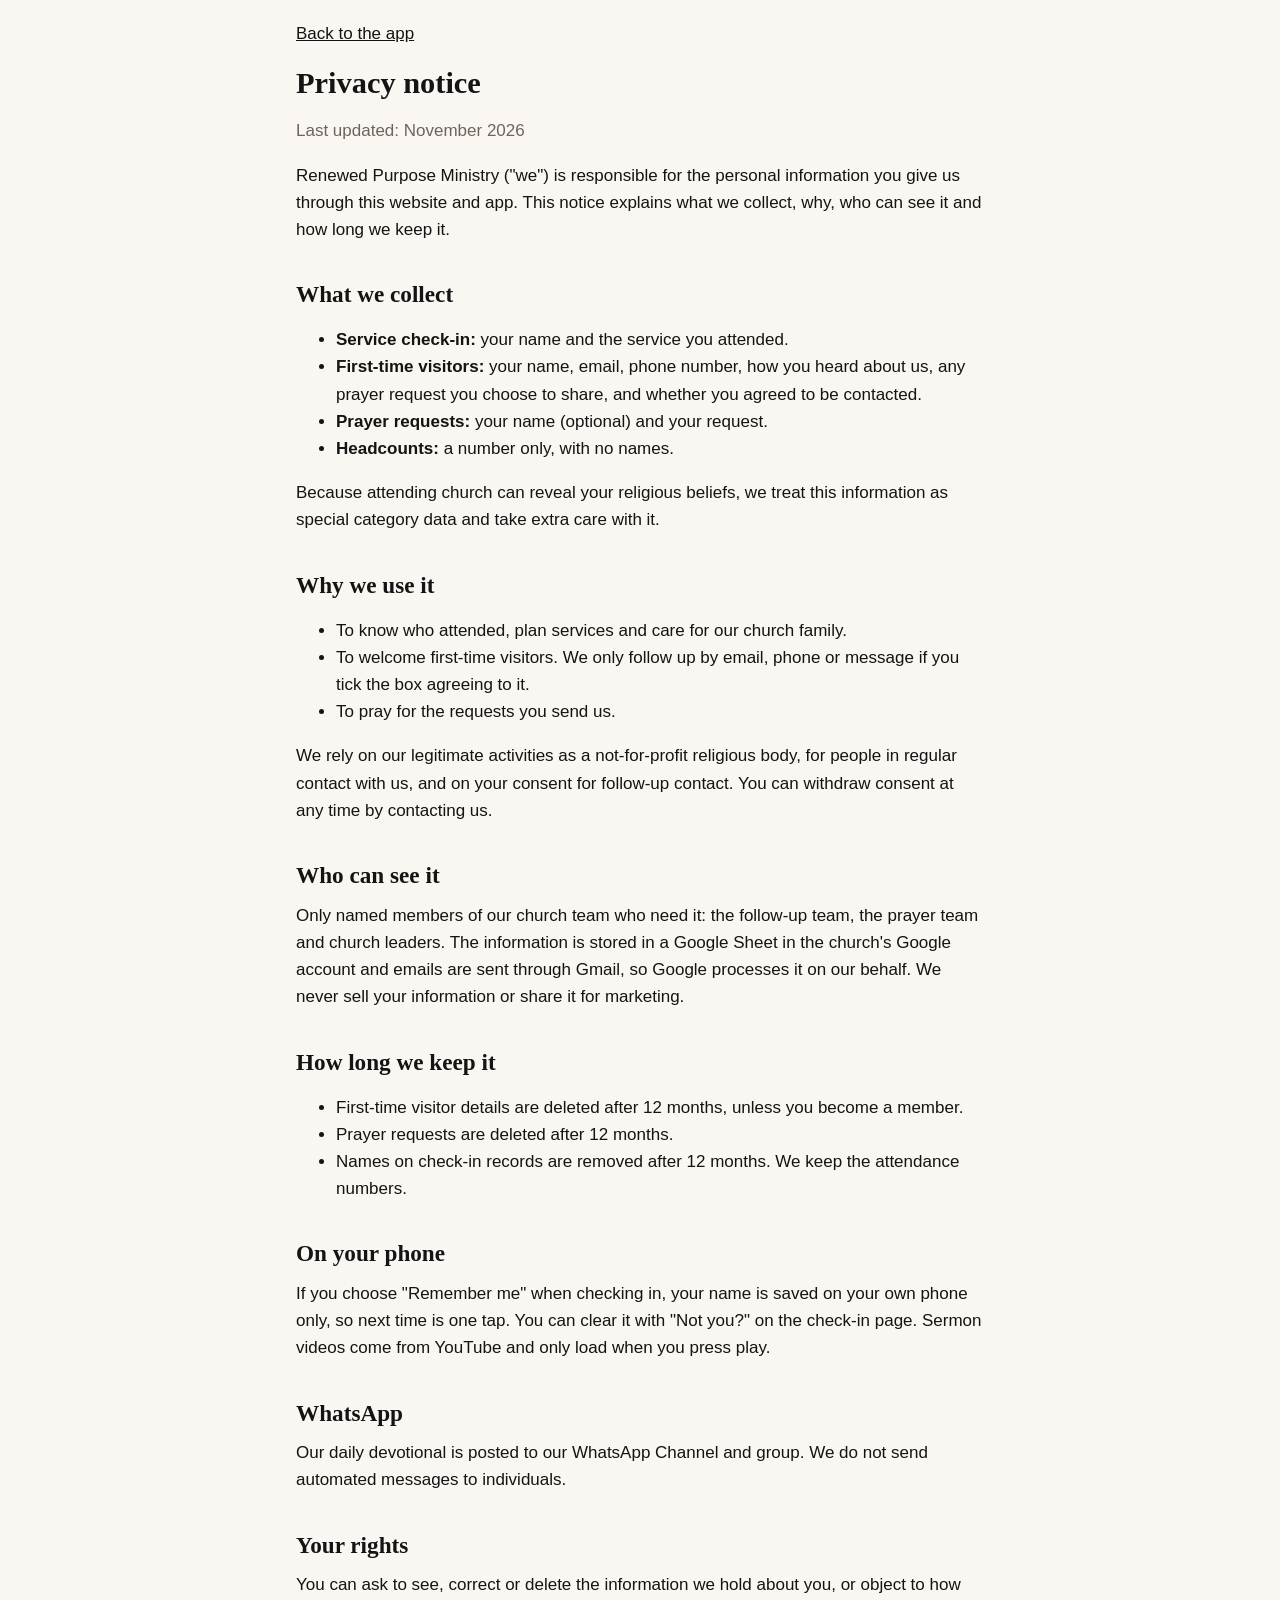
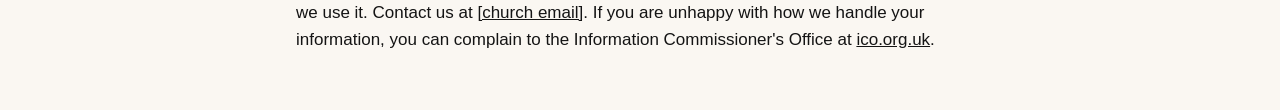
<file: site/privacy.html>
<!doctype html>
<html lang="en-GB">
<head>
  <meta charset="utf-8">
  <meta name="viewport" content="width=device-width, initial-scale=1">
  <title>Privacy notice | Renewed Purpose Ministry</title>
  <meta name="theme-color" content="#141414">
  <link rel="icon" href="icons/icon-192.png" type="image/png">
  <link rel="stylesheet" href="styles.css">
  <style>body { padding-bottom: 0; } main { max-width: 720px; } h2 { margin-top: 1.6em; }</style>
</head>
<body data-page="privacy">
  <main id="app">
    <p><a href="index.html">Back to the app</a></p>
    <h1>Privacy notice</h1>
    <p class="muted">Last updated: <span id="updated">November 2026</span></p>

    <p>Renewed Purpose Ministry ("we") is responsible for the personal information you give us through this website and app. This notice explains what we collect, why, who can see it and how long we keep it.</p>

    <h2>What we collect</h2>
    <ul>
      <li><strong>Service check-in:</strong> your name and the service you attended.</li>
      <li><strong>First-time visitors:</strong> your name, email, phone number, how you heard about us, any prayer request you choose to share, and whether you agreed to be contacted.</li>
      <li><strong>Prayer requests:</strong> your name (optional) and your request.</li>
      <li><strong>Headcounts:</strong> a number only, with no names.</li>
    </ul>
    <p>Because attending church can reveal your religious beliefs, we treat this information as special category data and take extra care with it.</p>

    <h2>Why we use it</h2>
    <ul>
      <li>To know who attended, plan services and care for our church family.</li>
      <li>To welcome first-time visitors. We only follow up by email, phone or message if you tick the box agreeing to it.</li>
      <li>To pray for the requests you send us.</li>
    </ul>
    <p>We rely on our legitimate activities as a not-for-profit religious body, for people in regular contact with us, and on your consent for follow-up contact. You can withdraw consent at any time by contacting us.</p>

    <h2>Who can see it</h2>
    <p>Only named members of our church team who need it: the follow-up team, the prayer team and church leaders. The information is stored in a Google Sheet in the church's Google account and emails are sent through Gmail, so Google processes it on our behalf. We never sell your information or share it for marketing.</p>

    <h2>How long we keep it</h2>
    <ul>
      <li>First-time visitor details are deleted after 12 months, unless you become a member.</li>
      <li>Prayer requests are deleted after 12 months.</li>
      <li>Names on check-in records are removed after 12 months. We keep the attendance numbers.</li>
    </ul>

    <h2>On your phone</h2>
    <p>If you choose "Remember me" when checking in, your name is saved on your own phone only, so next time is one tap. You can clear it with "Not you?" on the check-in page. Sermon videos come from YouTube and only load when you press play.</p>

    <h2>WhatsApp</h2>
    <p>Our daily devotional is posted to our WhatsApp Channel and group. We do not send automated messages to individuals.</p>

    <h2>Your rights</h2>
    <p>You can ask to see, correct or delete the information we hold about you, or object to how we use it. Contact us at <a id="contact" href="#">[church email]</a>. If you are unhappy with how we handle your information, you can complain to the Information Commissioner's Office at <a href="https://ico.org.uk/make-a-complaint/" target="_blank" rel="noopener">ico.org.uk</a>.</p>
  </main>
  <script src="config.js"></script>
  <script>
    (function () {
      var e = (window.RPM_CONFIG || {}).contactEmail, a = document.getElementById("contact");
      if (e) { a.textContent = e; a.href = "mailto:" + e; }
    })();
  </script>
</body>
</html>
</file>
<file: site/styles.css>
:root {
  --ink: #141414;
  --ink-2: #3d3a36;
  --muted: #6b655d;
  --paper: #FAF7F2;
  --card: #ffffff;
  --line: #e7e0d5;
  --accent: #B08A4E;
  --accent-soft: #f3ebdd;
  --ok: #1f6b45;
  --err: #a12a2a;
  --radius: 16px;
  --shadow: 0 1px 2px rgba(20,20,20,.05), 0 6px 20px rgba(20,20,20,.06);
  --serif: Georgia, "Times New Roman", serif;
  --sans: -apple-system, BlinkMacSystemFont, "Segoe UI", Roboto, Helvetica, Arial, sans-serif;
  --nav-h: 64px;
}

* { box-sizing: border-box; }
html { -webkit-text-size-adjust: 100%; }
body {
  margin: 0;
  font-family: var(--sans);
  font-size: 17px;
  line-height: 1.6;
  color: var(--ink);
  background: var(--paper);
  padding-bottom: calc(var(--nav-h) + env(safe-area-inset-bottom));
}
img { max-width: 100%; display: block; }
a { color: inherit; }
h1, h2, h3 { font-family: var(--serif); font-weight: 600; line-height: 1.25; margin: 0 0 .5em; }
h1 { font-size: 1.9rem; }
h2 { font-size: 1.45rem; }
h3 { font-size: 1.15rem; }
p { margin: 0 0 1em; }

.skip { position: absolute; left: -999px; top: 0; background: var(--ink); color: #fff; padding: 12px 16px; z-index: 100; }
.skip:focus { left: 8px; top: 8px; }
:focus-visible { outline: 3px solid var(--accent); outline-offset: 2px; border-radius: 6px; }
.sr-only { position: absolute; width: 1px; height: 1px; overflow: hidden; clip: rect(0 0 0 0); white-space: nowrap; }

/* Header */
.top {
  position: sticky; top: 0; z-index: 20;
  background: rgba(250,247,242,.94);
  backdrop-filter: saturate(1.4) blur(8px);
  border-bottom: 1px solid var(--line);
}
.top-inner { max-width: 1040px; margin: 0 auto; padding: 10px 16px; display: flex; align-items: center; gap: 16px; }
.brand { display: flex; align-items: center; text-decoration: none; min-height: 44px; }
.brand img { height: 40px; width: auto; }
.brand .wordmark { font-family: var(--serif); font-size: 1.15rem; font-weight: 600; }
.top-nav { display: none; margin-left: auto; gap: 4px; }
.top-nav a { text-decoration: none; padding: 10px 12px; border-radius: 10px; font-size: .95rem; color: var(--ink-2); }
.top-nav a[aria-current="page"] { background: var(--ink); color: #fff; }

/* Bottom nav (phones) */
.bottom-nav {
  position: fixed; left: 0; right: 0; bottom: 0; z-index: 30;
  background: #fff; border-top: 1px solid var(--line);
  display: grid; grid-template-columns: repeat(5, 1fr);
  padding-bottom: env(safe-area-inset-bottom);
}
.bottom-nav a {
  display: flex; flex-direction: column; align-items: center; justify-content: center; gap: 2px;
  height: var(--nav-h); text-decoration: none; font-size: .72rem; color: var(--muted);
}
.bottom-nav a svg { width: 24px; height: 24px; }
.bottom-nav a[aria-current="page"] { color: var(--ink); font-weight: 600; }
.bottom-nav a[aria-current="page"] svg { stroke: var(--accent); }

@media (min-width: 900px) {
  body { padding-bottom: 0; }
  .bottom-nav { display: none; }
  .top-nav { display: flex; }
}

/* Layout */
main { max-width: 1040px; margin: 0 auto; padding: 20px 16px 40px; }
.section-head { display: flex; align-items: baseline; justify-content: space-between; gap: 12px; margin: 28px 0 12px; }
.section-head h2 { margin: 0; }
.section-head a { font-size: .95rem; color: var(--ink-2); }
.grid { display: grid; gap: 16px; }
@media (min-width: 700px) { .grid-2 { grid-template-columns: 1fr 1fr; } .grid-3 { grid-template-columns: repeat(3, 1fr); } }

.card { background: var(--card); border: 1px solid var(--line); border-radius: var(--radius); padding: 20px; box-shadow: var(--shadow); }
.card.flat { box-shadow: none; }
.eyebrow { font-size: .78rem; letter-spacing: .12em; text-transform: uppercase; color: var(--muted); font-weight: 600; margin-bottom: 6px; }
.muted { color: var(--muted); }
.small { font-size: .9rem; }

/* Hero */
.hero {
  background: var(--ink); color: #fff; border-radius: 22px; padding: 28px 22px;
  position: relative; overflow: hidden;
}
.hero::after {
  content: ""; position: absolute; right: -60px; top: -60px; width: 220px; height: 220px;
  border: 2px solid rgba(176,138,78,.45); border-radius: 50%;
}
.hero img.hero-logo { height: 92px; width: auto; margin-bottom: 14px; }
.hero .hero-name { font-family: var(--serif); font-size: 1.7rem; margin-bottom: 4px; }
.hero .tagline { font-style: italic; color: #e9dcc6; margin-bottom: 18px; }
.hero .next { background: rgba(255,255,255,.08); border: 1px solid rgba(255,255,255,.14); border-radius: 14px; padding: 12px 14px; display: inline-block; }
.hero .next strong { display: block; font-size: 1.05rem; }

/* Quick buttons */
.quick { display: grid; grid-template-columns: repeat(4, 1fr); gap: 10px; margin-top: 16px; }
.quick a {
  display: flex; flex-direction: column; align-items: center; gap: 6px; text-align: center;
  background: #fff; border: 1px solid var(--line); border-radius: 14px; padding: 14px 6px;
  text-decoration: none; font-size: .85rem; font-weight: 600; min-height: 84px; justify-content: center;
}
.quick svg { width: 26px; height: 26px; stroke: var(--accent); }

/* Buttons */
.btn {
  display: inline-flex; align-items: center; justify-content: center; gap: 8px;
  min-height: 48px; padding: 12px 20px; border-radius: 12px; border: 1.5px solid var(--ink);
  background: var(--ink); color: #fff; font: inherit; font-weight: 600; font-size: 1rem;
  text-decoration: none; cursor: pointer;
}
.btn svg { width: 20px; height: 20px; }
.btn.secondary { background: #fff; color: var(--ink); }
.btn.ghost { background: transparent; color: var(--ink); border-color: var(--line); }
.btn.whatsapp { background: #1a7f4b; border-color: #1a7f4b; }
.btn.block { width: 100%; }
.btn[disabled] { opacity: .55; cursor: not-allowed; }
.btn-row { display: flex; flex-wrap: wrap; gap: 10px; }

/* Devotional */
.devo .date { color: var(--muted); font-size: .92rem; }
.devo .scripture { font-family: var(--serif); font-style: italic; border-left: 3px solid var(--accent); padding: 4px 0 4px 14px; margin: 14px 0 18px; color: var(--ink-2); }
.devo .body p { font-size: 1.06rem; }
.devo .block { background: var(--accent-soft); border-radius: 12px; padding: 14px 16px; margin: 14px 0; }
.devo .block h3 { font-size: 1rem; font-family: var(--sans); text-transform: uppercase; letter-spacing: .08em; margin-bottom: 4px; }
.devo-full { max-width: 680px; margin: 0 auto; }
.excerpt { display: -webkit-box; -webkit-line-clamp: 3; -webkit-box-orient: vertical; overflow: hidden; }
.archive { list-style: none; padding: 0; margin: 0; }
.archive li a { display: flex; justify-content: space-between; gap: 12px; padding: 14px 4px; border-bottom: 1px solid var(--line); text-decoration: none; min-height: 48px; align-items: center; }
.archive li a span:last-child { color: var(--muted); font-size: .9rem; white-space: nowrap; }

/* Sermons */
.video { border-radius: var(--radius); overflow: hidden; background: #fff; border: 1px solid var(--line); }
.video button.thumb { all: unset; display: block; width: 100%; aspect-ratio: 16/9; position: relative; cursor: pointer; background: #222 center/cover no-repeat; }
.video button.thumb:focus-visible { outline: 3px solid var(--accent); }
.video .play { position: absolute; inset: 0; margin: auto; width: 64px; height: 64px; border-radius: 50%; background: rgba(0,0,0,.65); display: grid; place-items: center; }
.video .play svg { width: 26px; height: 26px; fill: #fff; stroke: none; margin-left: 4px; }
.video iframe { width: 100%; aspect-ratio: 16/9; border: 0; display: block; }
.video .meta { padding: 12px 14px; }
.video .meta h3 { font-family: var(--sans); font-size: 1rem; margin: 0 0 2px; }

/* Forms */
form .field { margin-bottom: 16px; }
label { display: block; font-weight: 600; margin-bottom: 6px; }
input[type=text], input[type=email], input[type=tel], select, textarea {
  width: 100%; font: inherit; font-size: 16px; padding: 12px 14px; border: 1.5px solid #cfc6b8; border-radius: 12px; background: #fff; color: var(--ink); min-height: 48px;
}
textarea { min-height: 120px; resize: vertical; }
.check { display: flex; gap: 12px; align-items: flex-start; font-weight: 400; }
.check input { width: 24px; height: 24px; margin-top: 2px; flex: none; accent-color: var(--ink); }
.hp { position: absolute; left: -5000px; width: 1px; height: 1px; overflow: hidden; }
.notice { border-radius: 12px; padding: 14px 16px; margin: 12px 0; }
.notice.ok { background: #e7f3ec; color: var(--ok); }
.notice.err { background: #f8e7e7; color: var(--err); }
.notice.info { background: var(--accent-soft); color: var(--ink-2); }

/* Lists */
.list-plain { list-style: none; padding: 0; margin: 0; }
.list-plain li { padding: 12px 0; border-bottom: 1px solid var(--line); }
.list-plain li:last-child { border-bottom: 0; }
.event-date { display: inline-block; font-weight: 700; color: var(--ink); background: var(--accent-soft); border-radius: 8px; padding: 2px 10px; font-size: .88rem; margin-bottom: 6px; }
.more-links a { display: flex; align-items: center; gap: 14px; padding: 16px 4px; border-bottom: 1px solid var(--line); text-decoration: none; font-weight: 600; min-height: 56px; }
.more-links svg { width: 24px; height: 24px; stroke: var(--accent); }

.install { display: none; }
.install.show { display: block; }

footer.site-foot { max-width: 1040px; margin: 0 auto; padding: 24px 16px 32px; color: var(--muted); font-size: .88rem; }
footer.site-foot a { color: var(--ink-2); }
.socials { display: flex; gap: 12px; margin: 8px 0; flex-wrap: wrap; }

.skeleton { background: linear-gradient(90deg, #eee8de 25%, #f6f1e9 50%, #eee8de 75%); background-size: 200% 100%; animation: sk 1.2s infinite; border-radius: 10px; height: 18px; margin: 8px 0; }
@keyframes sk { to { background-position: -200% 0; } }
@media (prefers-reduced-motion: reduce) { .skeleton { animation: none; } * { scroll-behavior: auto !important; } }

/* Check-in page */
.checkin-wrap { max-width: 520px; margin: 0 auto; padding: 24px 16px 48px; }
.checkin-logo { height: 84px; width: auto; margin: 0 auto 8px; }
.big-choice { display: grid; gap: 14px; margin: 22px 0; }
.big-choice button { min-height: 88px; font-size: 1.2rem; border-radius: 18px; }
.tally { display: flex; align-items: center; justify-content: center; gap: 18px; margin: 20px 0; }
.tally button { width: 84px; height: 84px; border-radius: 50%; font-size: 2.2rem; padding: 0; }
.tally output { font-family: var(--serif); font-size: 3.6rem; min-width: 3ch; text-align: center; font-variant-numeric: tabular-nums; }
.center { text-align: center; }
[hidden] { display: none !important; }
main:focus { outline: none; }
</file>
